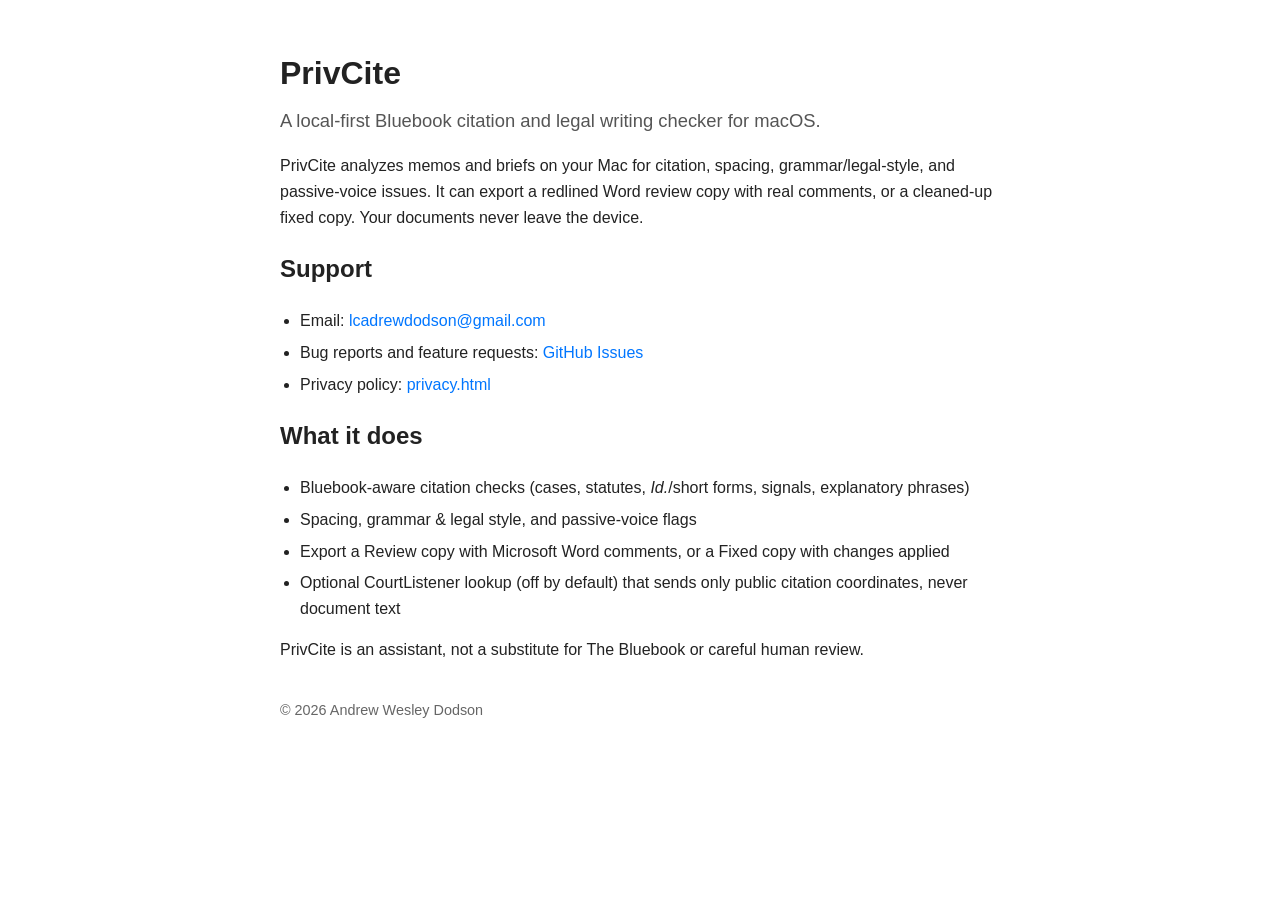
<file: index.html>
<!DOCTYPE html>
<html lang="en">
<head>
    <meta charset="UTF-8">
    <meta name="viewport" content="width=device-width, initial-scale=1.0">
    <title>PrivCite — Local Bluebook & Legal Writing Checker</title>
    <style>
        body {
            font-family: -apple-system, BlinkMacSystemFont, "Segoe UI", Roboto, sans-serif;
            line-height: 1.6;
            max-width: 720px;
            margin: 48px auto;
            padding: 0 20px;
            color: #222;
        }
        h1 { margin-bottom: 0.2em; }
        .tagline { color: #555; font-size: 1.15em; margin-top: 0; }
        a { color: #0076FF; text-decoration: none; }
        a:hover { text-decoration: underline; }
        ul { padding-left: 20px; }
        li { margin-bottom: 6px; }
        .footer { color: #666; font-size: 0.9em; margin-top: 2.5em; }
    </style>
</head>
<body>
    <h1>PrivCite</h1>
    <p class="tagline">A local-first Bluebook citation and legal writing checker for macOS.</p>

    <p>PrivCite analyzes memos and briefs on your Mac for citation, spacing, grammar/legal-style, and passive-voice issues. It can export a redlined Word review copy with real comments, or a cleaned-up fixed copy. Your documents never leave the device.</p>

    <h2>Support</h2>
    <ul>
        <li>Email: <a href="mailto:lcadrewdodson@gmail.com">lcadrewdodson@gmail.com</a></li>
        <li>Bug reports and feature requests: <a href="https://github.com/lawhog78/privcite-addin/issues">GitHub Issues</a></li>
        <li>Privacy policy: <a href="privacy.html">privacy.html</a></li>
    </ul>

    <h2>What it does</h2>
    <ul>
        <li>Bluebook-aware citation checks (cases, statutes, <em>Id.</em>/short forms, signals, explanatory phrases)</li>
        <li>Spacing, grammar & legal style, and passive-voice flags</li>
        <li>Export a Review copy with Microsoft Word comments, or a Fixed copy with changes applied</li>
        <li>Optional CourtListener lookup (off by default) that sends only public citation coordinates, never document text</li>
    </ul>

    <p>PrivCite is an assistant, not a substitute for The Bluebook or careful human review.</p>

    <p class="footer">© 2026 Andrew Wesley Dodson</p>
</body>
</html>
</file>
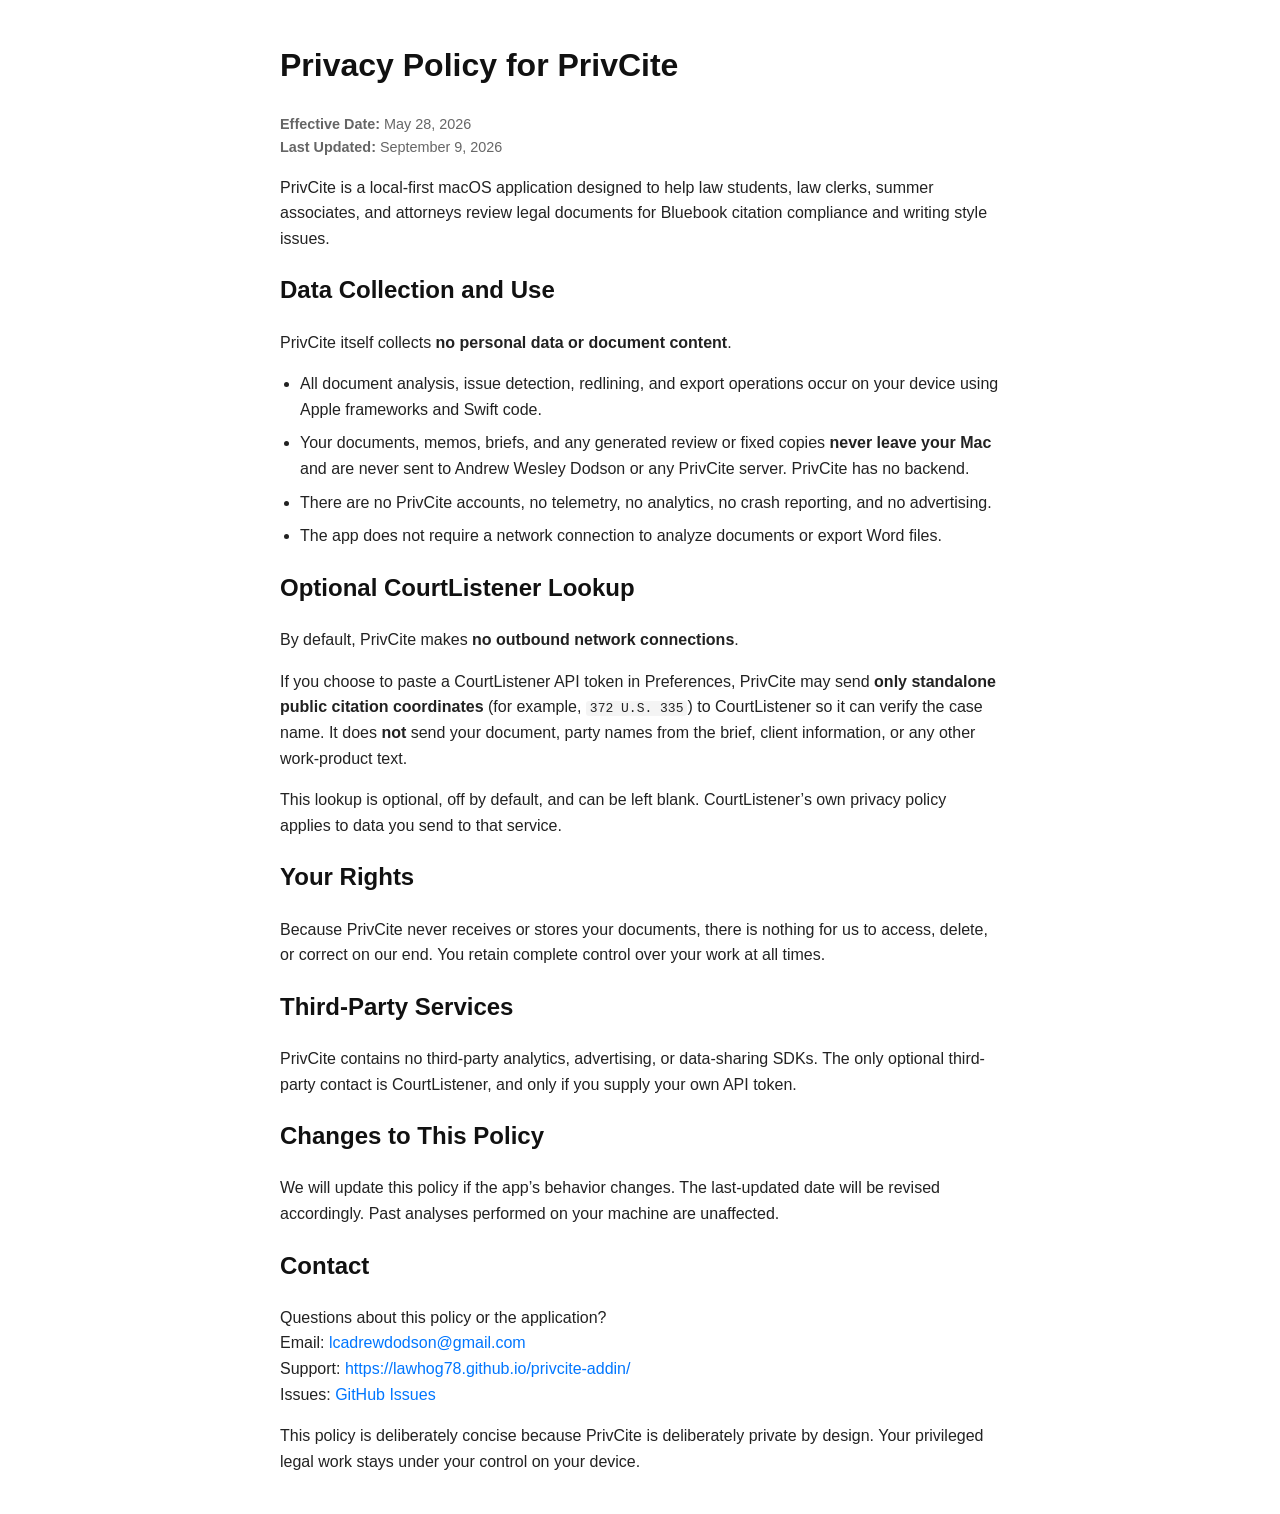
<file: privacy.html>
<!DOCTYPE html>
<html lang="en">
<head>
    <meta charset="UTF-8">
    <meta name="viewport" content="width=device-width, initial-scale=1.0">
    <title>Privacy Policy — PrivCite</title>
    <style>
        body {
            font-family: -apple-system, BlinkMacSystemFont, "Segoe UI", Roboto, sans-serif;
            line-height: 1.6;
            max-width: 720px;
            margin: 40px auto;
            padding: 0 20px;
            color: #222;
        }
        h1, h2 { color: #111; }
        .date { color: #666; font-size: 0.9em; }
        ul { padding-left: 20px; }
        li { margin-bottom: 8px; }
        a { color: #0076FF; text-decoration: none; }
        a:hover { text-decoration: underline; }
        code { background: #f4f4f4; padding: 0 4px; border-radius: 3px; }
    </style>
</head>
<body>
    <h1>Privacy Policy for PrivCite</h1>
    <p class="date"><strong>Effective Date:</strong> May 28, 2026<br>
    <strong>Last Updated:</strong> September 9, 2026</p>

    <p>PrivCite is a local-first macOS application designed to help law students, law clerks, summer associates, and attorneys review legal documents for Bluebook citation compliance and writing style issues.</p>

    <h2>Data Collection and Use</h2>
    <p>PrivCite itself collects <strong>no personal data or document content</strong>.</p>
    <ul>
        <li>All document analysis, issue detection, redlining, and export operations occur on your device using Apple frameworks and Swift code.</li>
        <li>Your documents, memos, briefs, and any generated review or fixed copies <strong>never leave your Mac</strong> and are never sent to Andrew Wesley Dodson or any PrivCite server. PrivCite has no backend.</li>
        <li>There are no PrivCite accounts, no telemetry, no analytics, no crash reporting, and no advertising.</li>
        <li>The app does not require a network connection to analyze documents or export Word files.</li>
    </ul>

    <h2>Optional CourtListener Lookup</h2>
    <p>By default, PrivCite makes <strong>no outbound network connections</strong>.</p>
    <p>If you choose to paste a CourtListener API token in Preferences, PrivCite may send <strong>only standalone public citation coordinates</strong> (for example, <code>372 U.S. 335</code>) to CourtListener so it can verify the case name. It does <strong>not</strong> send your document, party names from the brief, client information, or any other work-product text.</p>
    <p>This lookup is optional, off by default, and can be left blank. CourtListener’s own privacy policy applies to data you send to that service.</p>

    <h2>Your Rights</h2>
    <p>Because PrivCite never receives or stores your documents, there is nothing for us to access, delete, or correct on our end. You retain complete control over your work at all times.</p>

    <h2>Third-Party Services</h2>
    <p>PrivCite contains no third-party analytics, advertising, or data-sharing SDKs. The only optional third-party contact is CourtListener, and only if you supply your own API token.</p>

    <h2>Changes to This Policy</h2>
    <p>We will update this policy if the app’s behavior changes. The last-updated date will be revised accordingly. Past analyses performed on your machine are unaffected.</p>

    <h2>Contact</h2>
    <p>Questions about this policy or the application?<br>
    Email: <a href="mailto:lcadrewdodson@gmail.com">lcadrewdodson@gmail.com</a><br>
    Support: <a href="https://lawhog78.github.io/privcite-addin/">https://lawhog78.github.io/privcite-addin/</a><br>
    Issues: <a href="https://github.com/lawhog78/privcite-addin/issues">GitHub Issues</a></p>

    <p>This policy is deliberately concise because PrivCite is deliberately private by design. Your privileged legal work stays under your control on your device.</p>
</body>
</html>
</file>
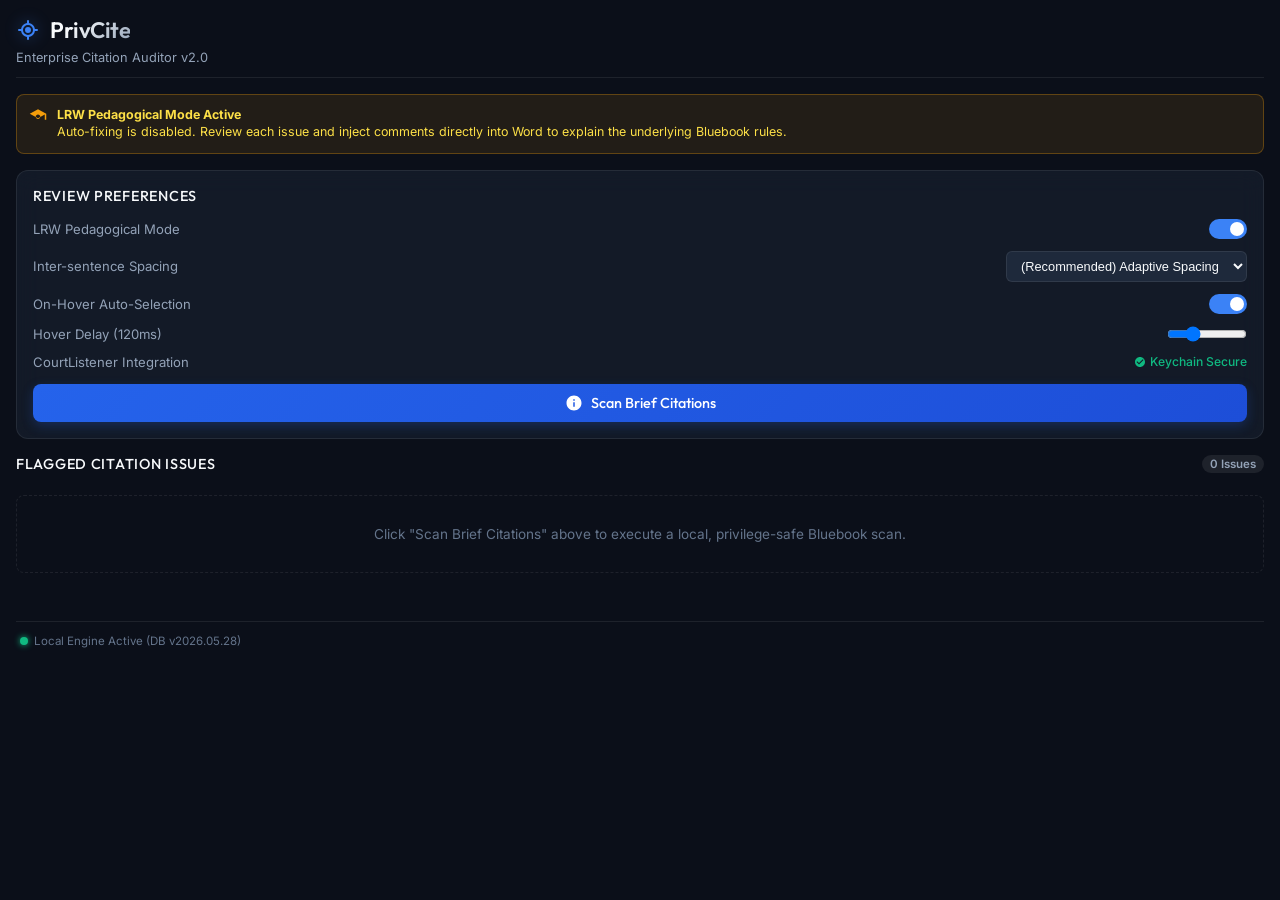
<file: sidebar.html>
<!DOCTYPE html>
<html lang="en">
<head>
  <meta charset="UTF-8">
  <meta name="viewport" content="width=device-width, initial-scale=1.0">
  <title>PrivCite Sidebar Review</title>
  
  <!-- Office.js Client library (Loaded inside Word) -->
  <script type="text/javascript" src="https://appsforoffice.microsoft.com/lib/1.1/hosted/office.js"></script>
  
  <!-- Styling Sheet -->
  <link rel="stylesheet" href="sidebar.css">
</head>
<body>

  <!-- App Header -->
  <header>
    <div class="logo-container">
      <!-- Scales of Justice Custom Vector Icon -->
      <svg class="logo-icon" viewBox="0 0 24 24" xmlns="http://www.w3.org/2000/svg">
        <path d="M12 2a1 1 0 0 1 1 1v2.06c3.07.44 5.5 2.87 5.94 5.94H21a1 1 0 1 1 0 2h-2.06c-.44 3.07-2.87 5.5-5.94 5.94V21a1 1 0 1 1-2 0v-2.06c-3.07-.44-5.5-2.87-5.94-5.94H3a1 1 0 1 1 0-2h2.06c.44-3.07 2.87-5.5 5.94-5.94V3a1 1 0 0 1 1-1zm0 5a5 5 0 1 0 0 10 5 5 0 0 0 0-10zm0 2a3 3 0 1 1 0 6 3 3 0 0 1 0-6z"/>
      </svg>
      <h1 class="app-title">PrivCite</h1>
    </div>
    <span class="app-subtitle">Enterprise Citation Auditor v2.0</span>
  </header>

  <!-- Educational/Pedagogical Mode Indicator -->
  <div id="pedagogicalBanner" class="pedagogical-banner">
    <!-- Graduation Cap SVG -->
    <svg viewBox="0 0 24 24" xmlns="http://www.w3.org/2000/svg">
      <path d="M12 3L1 9l11 6 9-4.91V17h2V9L12 3zm0 13c-1.66 0-3-1.34-3-3s1.34-3 3-3 3 1.34 3 3-1.34 3-3 3z"/>
    </svg>
    <div>
      <strong>LRW Pedagogical Mode Active</strong><br>
      Auto-fixing is disabled. Review each issue and inject comments directly into Word to explain the underlying Bluebook rules.
    </div>
  </div>

  <!-- Track Changes Safety Reminder Banner -->
  <div id="trackChangesReminder" class="track-changes-reminder" style="display: none;">
    <!-- Alert Circle SVG -->
    <svg viewBox="0 0 24 24" xmlns="http://www.w3.org/2000/svg">
      <path d="M12 2C6.48 2 2 6.48 2 12s4.48 10 10 10 10-4.48 10-10S17.52 2 12 2zm1 15h-2v-2h2v2zm0-4h-2V7h2v6z"/>
    </svg>
    <div>
      <strong>Track Changes Recommended:</strong><br>
      Standard Auto-Fix Mode is active. Turn on <strong>Track Changes</strong> in Word's <em>Review</em> tab to record fixes as native redlines!
    </div>
  </div>

  <!-- Settings & Preference Panel Card -->
  <section class="control-card">
    <h3 class="control-title">Review Preferences</h3>
    <div class="settings-group">
      
      <!-- Pedagogical Mode Toggle -->
      <div class="setting-row">
        <span class="setting-label">LRW Pedagogical Mode</span>
        <label class="switch">
          <input type="checkbox" id="pedagogicalToggle" checked>
          <span class="slider"></span>
        </label>
      </div>

      <!-- Spacing Preference Selection -->
      <div class="setting-row">
        <span class="setting-label">Inter-sentence Spacing</span>
        <select id="spacingPreference" class="select-input">
          <option value="adaptive">(Recommended) Adaptive Spacing</option>
          <option value="single">Enforce Single Space</option>
          <option value="double">Enforce Double Space</option>
          <option value="disabled">Disable Spacing Checks</option>
        </select>
      </div>

      <!-- On-Hover Document Selection Toggle -->
      <div class="setting-row">
        <span class="setting-label">On-Hover Auto-Selection</span>
        <label class="switch">
          <input type="checkbox" id="hoverSelectionToggle" checked>
          <span class="slider"></span>
        </label>
      </div>

      <!-- Hover Delay Slider -->
      <div class="setting-row" id="hoverDelayRow">
        <span class="setting-label">Hover Delay (<span id="hoverDelayVal">120</span>ms)</span>
        <input type="range" id="hoverDelayInput" min="50" max="300" step="10" value="120" style="width: 80px; accent-color: var(--color-primary);">
      </div>

      <!-- Secure Token Input Indicator -->
      <div class="setting-row">
        <span class="setting-label">CourtListener Integration</span>
        <span style="color: var(--color-success); font-size: 0.76rem; font-weight: 500; display: flex; align-items: center; gap: 4px;">
          <svg viewBox="0 0 24 24" width="12" height="12" fill="currentColor">
            <path d="M12 2C6.48 2 2 6.48 2 12s4.48 10 10 10 10-4.48 10-10S17.52 2 12 2zm-2 15l-5-5 1.41-1.41L10 14.17l7.59-7.59L19 8l-9 9z"/>
          </svg>
          Keychain Secure
        </span>
      </div>

    </div>

    <!-- Check Document Action Button -->
    <button id="btnCheckDocument" class="btn-primary">
      <svg viewBox="0 0 24 24" width="18" height="18" fill="currentColor">
        <path d="M12 2C6.48 2 2 6.48 2 12s4.48 10 10 10 10-4.48 10-10S17.52 2 12 2zm1 15h-2v-6h2v6zm0-8h-2V7h2v2z"/>
      </svg>
      Scan Brief Citations
    </button>
  </section>

  <!-- Citation Issues Review Section -->
  <section class="results-section">
    <div class="results-header" style="display: flex; justify-content: space-between; align-items: center; margin-bottom: 10px;">
      <h3 class="control-title" style="margin: 0;">Flagged Citation Issues</h3>
      <div style="display: flex; align-items: center; gap: 8px;">
        <button id="btnAutoFormat" class="btn-footer-action" style="display: none; background: rgba(16, 185, 129, 0.08); color: #10B981; border: 1px solid rgba(16, 185, 129, 0.2); font-weight: 600; padding: 4px 8px; border-radius: 6px; font-size: 0.68rem;" onclick="autoFormatAllSpacing()">✨ Auto-Format Spacing</button>
        <span id="issueBadge" class="badge-count">0 Issues</span>
      </div>
    </div>

    <!-- Active List of Generated Issue Cards -->
    <div id="issueContainer" style="display: flex; flex-direction: column; gap: 10px;">
      <!-- Placeholder card for empty state -->
      <div id="emptyState" style="text-align: center; padding: 30px; color: var(--text-muted); font-size: 0.85rem; border: 1px dashed var(--border-light); border-radius: 8px;">
        Click "Scan Brief Citations" above to execute a local, privilege-safe Bluebook scan.
      </div>
    </div>

    <!-- Collapsible Spacing Symmetrizer Command Center -->
    <div id="spacingSymmetrizerContainer"></div>
  </section>

  <!-- Sleek Sidebar Footer & Status Bar -->
  <footer class="sidebar-footer">
    <div class="engine-status">
      <span class="status-dot online" id="statusDot"></span>
      <span id="statusText">Local Engine Active (DB v2026.05.28)</span>
    </div>
    <button id="btnReconnect" class="btn-footer-action" style="display: none;" onclick="reconnectEngine()">Reconnect</button>
  </footer>

  <!-- Javascript Logic Controller -->
  <script src="sidebar.js"></script>
</body>
</html>
</file>
<file: sidebar.css>
/* ==========================================================================
   PrivCite v2.0 Sidebar Premium Design System (Vanilla CSS)
   ========================================================================== */

/* Google Fonts Import */
@import url('https://fonts.googleapis.com/css2?family=Inter:wght@300;400;500;600&family=Outfit:wght@400;500;600;700&display=swap');

:root {
  /* Color Tokens */
  --bg-main: #0B0F19;
  --bg-card: rgba(30, 41, 59, 0.45);
  --bg-card-hover: rgba(30, 41, 59, 0.7);
  --border-light: rgba(255, 255, 255, 0.08);
  --border-focus: #3B82F6;
  
  --text-primary: #F8FAFC;
  --text-secondary: #94A3B8;
  --text-muted: #64748B;
  
  /* Status Colors */
  --color-success: #10B981;
  --color-success-bg: rgba(16, 185, 129, 0.1);
  --color-warning: #F59E0B;
  --color-warning-bg: rgba(245, 158, 11, 0.1);
  --color-danger: #EF4444;
  --color-danger-bg: rgba(239, 68, 68, 0.15);
  --color-info: #3B82F6;
  --color-info-bg: rgba(59, 130, 246, 0.1);
  
  /* Transitions */
  --ease-smooth: all 0.3s cubic-bezier(0.4, 0, 0.2, 1);
}

/* Base Styles */
* {
  box-sizing: border-box;
  margin: 0;
  padding: 0;
}

body {
  font-family: 'Inter', -apple-system, BlinkMacSystemFont, "Segoe UI", Roboto, Helvetica, Arial, sans-serif;
  background-color: var(--bg-main);
  color: var(--text-primary);
  height: 100vh;
  overflow-y: auto;
  overflow-x: hidden;
  padding: 16px;
  display: flex;
  flex-direction: column;
  gap: 16px;
}

/* Custom Scrollbar */
::-webkit-scrollbar {
  width: 6px;
}
::-webkit-scrollbar-track {
  background: rgba(0, 0, 0, 0.1);
}
::-webkit-scrollbar-thumb {
  background: rgba(255, 255, 255, 0.1);
  border-radius: 3px;
}
::-webkit-scrollbar-thumb:hover {
  background: rgba(255, 255, 255, 0.25);
}

/* Typography & Layout Header */
h1, h2, h3, h4 {
  font-family: 'Outfit', sans-serif;
  font-weight: 600;
}

header {
  display: flex;
  flex-direction: column;
  gap: 6px;
  padding-bottom: 12px;
  border-bottom: 1px solid var(--border-light);
}

.logo-container {
  display: flex;
  align-items: center;
  gap: 10px;
}

.logo-icon {
  width: 24px;
  height: 24px;
  fill: var(--color-info);
  filter: drop-shadow(0 0 8px rgba(59, 130, 246, 0.4));
}

.app-title {
  font-size: 1.4rem;
  letter-spacing: -0.02em;
  background: linear-gradient(135deg, #F8FAFC 30%, #94A3B8 100%);
  -webkit-background-clip: text;
  -webkit-text-fill-color: transparent;
}

.app-subtitle {
  font-size: 0.8rem;
  color: var(--text-secondary);
}

/* Pedagogical Banner */
.pedagogical-banner {
  background: var(--color-warning-bg);
  border: 1px solid rgba(245, 158, 11, 0.3);
  padding: 12px;
  border-radius: 8px;
  display: flex;
  gap: 10px;
  align-items: flex-start;
  font-size: 0.78rem;
  line-height: 1.35;
  color: #FDE047;
  animation: slideInDown 0.4s cubic-bezier(0.16, 1, 0.3, 1) both;
}

.pedagogical-banner svg {
  width: 18px;
  height: 18px;
  flex-shrink: 0;
  fill: var(--color-warning);
}

/* Track Changes Safety Reminder Banner */
.track-changes-reminder {
  background: var(--color-danger-bg);
  border: 1px solid rgba(239, 68, 68, 0.3);
  padding: 12px;
  border-radius: 8px;
  display: flex;
  gap: 10px;
  align-items: flex-start;
  font-size: 0.78rem;
  line-height: 1.35;
  color: #FCA5A5;
  animation: slideInDown 0.4s cubic-bezier(0.16, 1, 0.3, 1) both;
}

.track-changes-reminder svg {
  width: 18px;
  height: 18px;
  flex-shrink: 0;
  fill: var(--color-danger);
}

/* Control Panel Card */
.control-card {
  background: var(--bg-card);
  backdrop-filter: blur(12px);
  border: 1px solid var(--border-light);
  border-radius: 12px;
  padding: 16px;
  display: flex;
  flex-direction: column;
  gap: 14px;
}

.control-title {
  font-size: 0.9rem;
  color: var(--text-primary);
  text-transform: uppercase;
  letter-spacing: 0.05em;
  font-weight: 500;
}

/* Form Settings Group */
.settings-group {
  display: flex;
  flex-direction: column;
  gap: 12px;
}

.setting-row {
  display: flex;
  justify-content: space-between;
  align-items: center;
  font-size: 0.82rem;
}

.setting-label {
  color: var(--text-secondary);
}

/* Styled Toggle Switch */
.switch {
  position: relative;
  display: inline-block;
  width: 38px;
  height: 20px;
}

.switch input {
  opacity: 0;
  width: 0;
  height: 0;
}

.slider {
  position: absolute;
  cursor: pointer;
  top: 0;
  left: 0;
  right: 0;
  bottom: 0;
  background-color: #334155;
  transition: .3s;
  border-radius: 34px;
}

.slider:before {
  position: absolute;
  content: "";
  height: 14px;
  width: 14px;
  left: 3px;
  bottom: 3px;
  background-color: white;
  transition: .3s;
  border-radius: 50%;
}

input:checked + .slider {
  background-color: var(--color-info);
}

input:checked + .slider:before {
  transform: translateX(18px);
}

/* Dropdown Menu */
.select-input {
  background: #1E293B;
  border: 1px solid var(--border-light);
  color: var(--text-primary);
  padding: 6px 10px;
  border-radius: 6px;
  font-size: 0.8rem;
  outline: none;
  cursor: pointer;
  transition: var(--ease-smooth);
}

.select-input:focus {
  border-color: var(--border-focus);
}

/* Action Buttons */
.btn-primary {
  background: linear-gradient(135deg, #2563EB 0%, #1D4ED8 100%);
  color: white;
  border: none;
  padding: 10px 14px;
  border-radius: 8px;
  font-family: 'Outfit', sans-serif;
  font-size: 0.9rem;
  font-weight: 500;
  cursor: pointer;
  display: flex;
  align-items: center;
  justify-content: center;
  gap: 8px;
  transition: var(--ease-smooth);
  box-shadow: 0 4px 12px rgba(37, 99, 235, 0.25);
}

.btn-primary:hover {
  transform: translateY(-1px);
  box-shadow: 0 6px 16px rgba(37, 99, 235, 0.4);
  background: linear-gradient(135deg, #3B82F6 0%, #2563EB 100%);
}

.btn-primary:active {
  transform: translateY(1px);
}

/* Citation Issues Section */
.results-section {
  display: flex;
  flex-direction: column;
  gap: 12px;
}

.results-header {
  display: flex;
  justify-content: space-between;
  align-items: center;
}

.badge-count {
  background: rgba(255, 255, 255, 0.08);
  color: var(--text-secondary);
  padding: 2px 8px;
  border-radius: 12px;
  font-size: 0.72rem;
  font-weight: 600;
}

/* Glassmorphic Issue Cards */
.issue-card {
  background: var(--bg-card);
  backdrop-filter: blur(12px);
  border: 1px solid var(--border-light);
  border-radius: 10px;
  padding: 14px;
  display: flex;
  flex-direction: column;
  gap: 10px;
  cursor: pointer;
  transition: var(--ease-smooth);
  position: relative;
  overflow: hidden;
  animation: slideInUp 0.4s cubic-bezier(0.16, 1, 0.3, 1) both;
}

.issue-card::before {
  content: '';
  position: absolute;
  left: 0;
  top: 0;
  bottom: 0;
  width: 4px;
}

.issue-card.error::before { background-color: var(--color-danger); }
.issue-card.warning::before { background-color: var(--color-warning); }
.issue-card.info::before { background-color: var(--color-info); }

.issue-card:hover {
  transform: translateX(2px);
  background: var(--bg-card-hover);
  border-color: rgba(255, 255, 255, 0.15);
}

.issue-card.selected {
  background: rgba(255, 255, 255, 0.08) !important;
  border-color: var(--color-success) !important;
  box-shadow: 0 0 12px rgba(100, 255, 100, 0.15);
  transform: translateX(4px);
}

.issue-meta {
  display: flex;
  justify-content: space-between;
  align-items: center;
  font-size: 0.72rem;
  font-weight: 500;
  text-transform: uppercase;
  letter-spacing: 0.02em;
}

.issue-card.error .issue-meta { color: var(--color-danger); }
.issue-card.warning .issue-meta { color: var(--color-warning); }
.issue-card.info .issue-meta { color: var(--color-info); }

.issue-text {
  font-family: 'SFMono-Regular', Consolas, "Liberation Mono", Menlo, monospace;
  font-size: 0.8rem;
  background: rgba(0, 0, 0, 0.2);
  padding: 6px 8px;
  border-radius: 4px;
  color: #E2E8F0;
  border-left: 2px solid rgba(255, 255, 255, 0.15);
}

.issue-message {
  font-size: 0.8rem;
  line-height: 1.4;
  color: var(--text-primary);
}

.issue-action-row {
  display: flex;
  justify-content: flex-end;
  gap: 8px;
  margin-top: 4px;
  border-top: 1px solid rgba(255, 255, 255, 0.05);
  padding-top: 8px;
}

.btn-action {
  font-size: 0.72rem;
  padding: 4px 8px;
  border-radius: 4px;
  cursor: pointer;
  border: none;
  font-family: 'Outfit', sans-serif;
  font-weight: 500;
  transition: var(--ease-smooth);
}

.btn-action.apply {
  background: var(--color-info-bg);
  color: #60A5FA;
}
.btn-action.apply:hover {
  background: var(--color-info);
  color: white;
}

.btn-action.explain {
  background: rgba(255, 255, 255, 0.05);
  color: var(--text-secondary);
}
.btn-action.explain:hover {
  background: rgba(255, 255, 255, 0.12);
  color: var(--text-primary);
}

/* Animations */
@keyframes slideInUp {
  from {
    opacity: 0;
    transform: translateY(12px);
  }
  to {
    opacity: 1;
    transform: translateY(0);
  }
}

@keyframes slideInDown {
  from {
    opacity: 0;
    transform: translateY(-12px);
  }
  to {
    opacity: 1;
    transform: translateY(0);
  }
}

@keyframes spin {
  from { transform: rotate(0deg); }
  to { transform: rotate(360deg); }
}

/* Sidebar Footer & Status Bar */
.sidebar-footer {
  margin-top: 20px;
  padding: 12px 4px 4px 4px;
  border-top: 1px solid var(--border-light);
  display: flex;
  justify-content: space-between;
  align-items: center;
  font-size: 0.72rem;
  color: var(--text-muted);
}

.engine-status {
  display: flex;
  align-items: center;
  gap: 6px;
}

.status-dot {
  width: 8px;
  height: 8px;
  border-radius: 50%;
  display: inline-block;
}

.status-dot.online {
  background-color: var(--color-success);
  box-shadow: 0 0 6px var(--color-success);
}

.status-dot.offline {
  background-color: var(--color-danger);
  box-shadow: 0 0 6px var(--color-danger);
}

.status-dot.connecting {
  background-color: var(--color-warning);
  box-shadow: 0 0 6px var(--color-warning);
  animation: pulse 0.8s infinite alternate;
}

.btn-footer-action {
  background: var(--color-info-bg);
  color: #60A5FA;
  border: none;
  border-radius: 4px;
  padding: 2px 6px;
  font-size: 0.68rem;
  font-weight: 500;
  cursor: pointer;
  transition: var(--ease-smooth);
}

.btn-footer-action:hover {
  background: var(--color-info);
  color: white;
}

/* Spacing Symmetrizer Card */
.spacing-symmetrizer-card {
  background: rgba(96, 165, 250, 0.04);
  border: 1px dashed rgba(96, 165, 250, 0.25);
  border-radius: 10px;
  padding: 12px;
  margin-top: 15px;
  display: flex;
  flex-direction: column;
  gap: 8px;
  animation: slideInUp 0.4s ease;
}

.spacing-symmetrizer-title {
  color: #60A5FA;
  font-size: 0.76rem;
  font-weight: 600;
  display: flex;
  align-items: center;
  gap: 6px;
}

.spacing-symmetrizer-desc {
  font-size: 0.7rem;
  color: var(--text-secondary);
  line-height: 1.35;
}

.btn-symmetrize {
  background: #60A5FA;
  color: #0c0f17;
  border: none;
  border-radius: 6px;
  padding: 6px 10px;
  font-size: 0.74rem;
  font-weight: 600;
  cursor: pointer;
  width: 100%;
  transition: var(--ease-smooth);
  text-align: center;
}

.btn-symmetrize:hover {
  background: #93C5FD;
  box-shadow: 0 0 8px rgba(96, 165, 250, 0.35);
}

@keyframes pulse {
  from { opacity: 0.4; }
  to { opacity: 1; }
}
</file>
